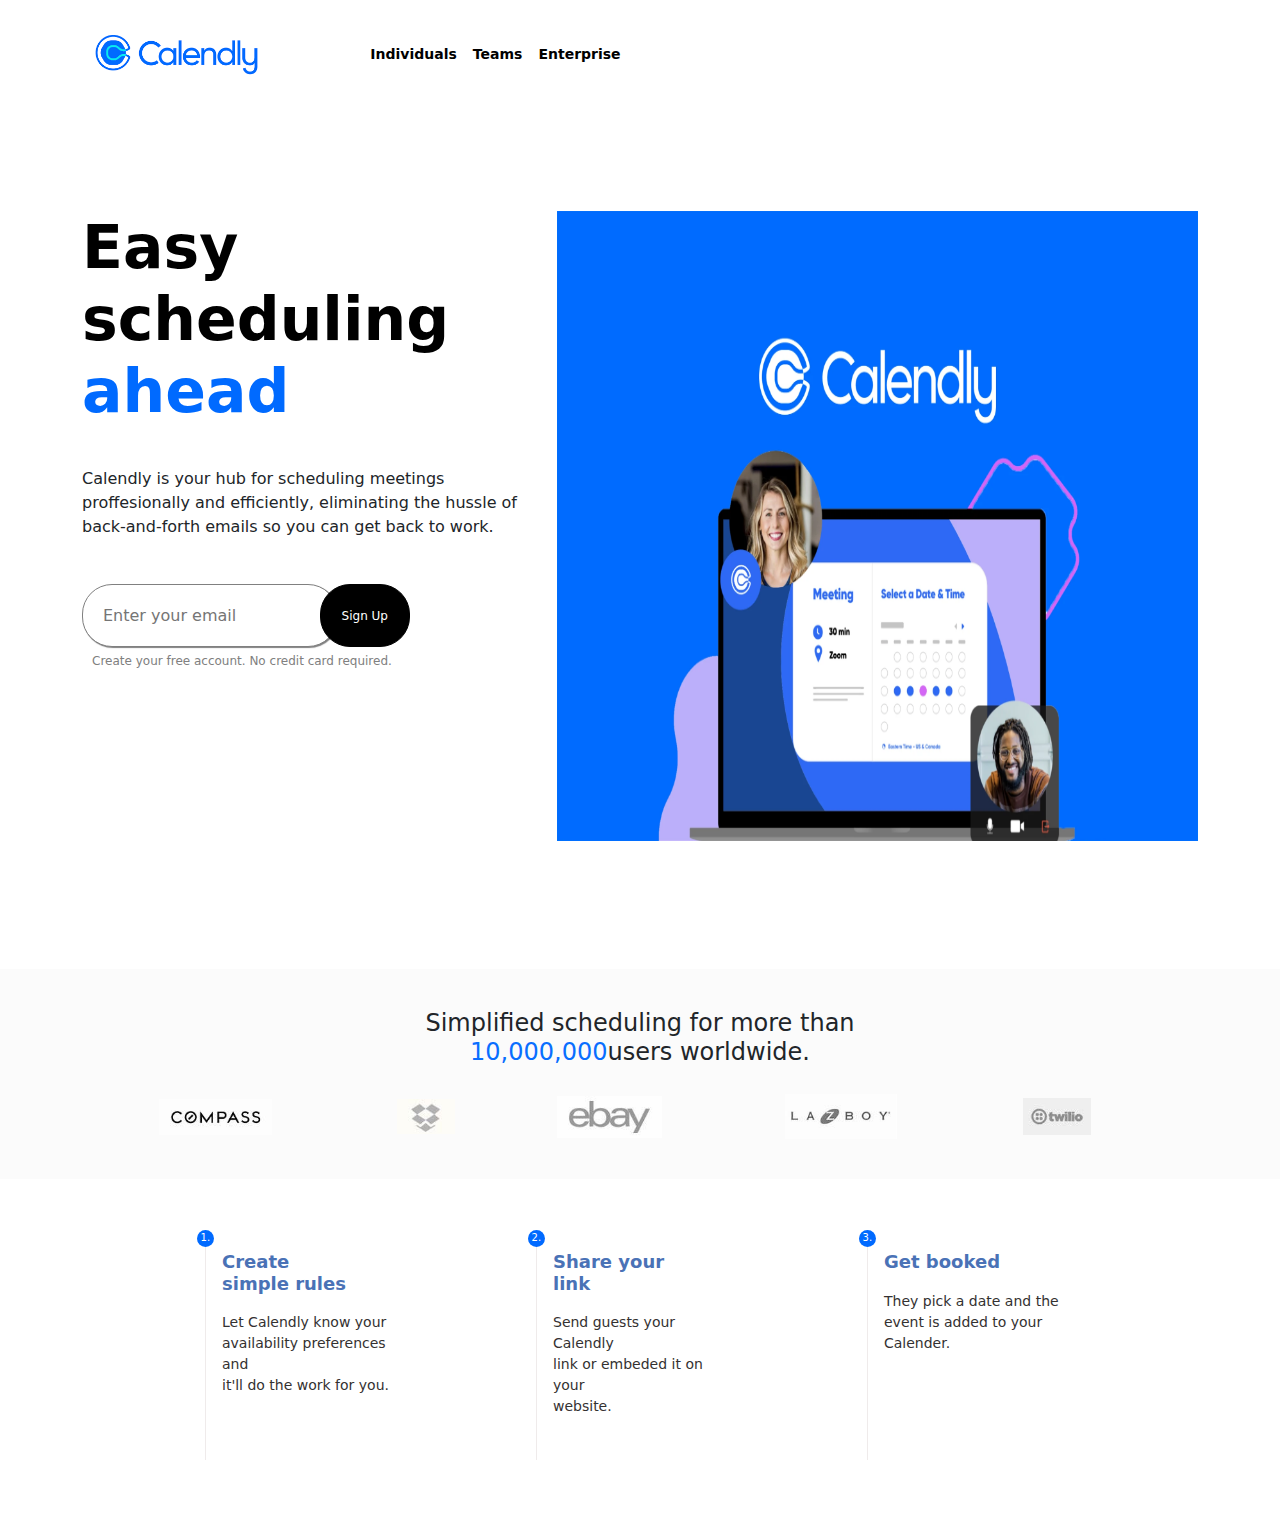
<file: index.html>
<!DOCTYPE html>
<html lang="en">
  <head>
    <meta charset="UTF-8" />
    <meta http-equiv="X-UA-Compatible" content="IE=edge" />
    <meta name="viewport" content="width=device-width, initial-scale=1.0" />
    <!-- bootstrap links  -->
    <link rel="stylesheet" href="./css/bootstrap.css" />
    <script defer src="./js/bootstrap.js"></script>
    <!-- bootstrap links  -->
    <link rel="stylesheet" href="styles.css" />
    <title>Calendly App</title>
  </head>
  <body>
    <!-- Navbar Start -->
    <div class="container">
      <nav class="navbar navbar-expand-lg">
        <div class="container-fluid">
          <a class="navbar-brand" href="#">
            <img src="./images/logo11.png" alt="" />
          </a>
          <button
            class="navbar-toggler"
            type="button"
            data-bs-toggle="collapse"
            data-bs-target="#navbarNav"
            aria-controls="navbarNav"
            aria-expanded="false"
            aria-label="Toggle navigation"
          >
            <span class="navbar-toggler-icon"></span>
          </button>
          <div class="collapse navbar-collapse" id="navbarNav">
            <ul class="navbar-nav">
              <li class="nav-item">
                <a class="nav-link" href="individulas.html">Individuals</a>
              </li>
              <li class="nav-item">
                <a class="nav-link" href="teams.html">Teams</a>
              </li>
              <li class="nav-item">
                <a class="nav-link" href="enterprice.html">Enterprise</a>
              </li>
            </ul>
          </div>
        </div>
      </nav>
    </div>
    <!-- Navbar  End-->

    <!-- Banner Section  Start-->
    <div class="container banner-container">
      <div class="row">
        <div class="col-5">
          <div class="easy-schduling-ahead">
            <h1>
              <span class="easy">Easy</span> <br />
              <span class="schduling">scheduling</span> <br />
              <span class="ahead">ahead</span>
            </h1>
          </div>
          <div class="banner-para">
            <p>
              Calendly is your hub for scheduling meetings <br />
              proffesionally and efficiently, eliminating the hussle of <br />
              back-and-forth emails so you can get back to work.
            </p>
          </div>

          <div class="banner-signup-container">
            <input type="email" class="email" placeholder="Enter your email" />
            <button class="signup-button">
              <span class="sign-up">Sign Up</span>
            </button>
          </div>
          <div class="free-account">
            <p>Create your free account. No credit card required.</p>
          </div>
        </div>
        <div class="col-7">
          <img src="./images/banner111.webp" alt="Banner" id="home-banner" />
        </div>
      </div>
    </div>
    <!-- Banner Section End -->

    <!-- Users Section  -->
    <div class="container-fluid users-container">
      <div class="users-worldwide">
        <h4 class="text-center">
          Simplified scheduling for more than <br />
          <span class="ten-thousand">10,000,000</span>users worldwide.
        </h4>
      </div>
      <div class="container user-icons">
        <div class="compass">
          <img src="./images/compass.jpg" alt="" />
        </div>
        <div class="drop-box">
          <img src="./images/drop-box.jpg" alt="" />
        </div>
        <div class="e-bay">
          <img src="./images/ebay2.jpg" alt="" />
        </div>
        <div class="laz-boy">
          <img src="./images/lazboy.jpg" alt="" />
        </div>
        <div class="twillio">
          <img src="./images/twilio.jpg" alt="" />
        </div>
      </div>
    </div>
    <!-- Users Section  -->

    <!-- Card Section  start-->
    <div class="container">
      <div class="purpose-container">
        <div class="first-one">
          <div class="card" style="width: 13rem">
            <div class="card-body">
              <h5 class="card-title">Create <br />simple rules</h5>
              <p class="card-text">
                Let Calendly know your<br />availability preferences and
                <br />it'll do the work for you.
              </p>
            </div>
            <button class="button-size" type="button">
              <span class="button-number">1.</span>
            </button>
          </div>
          <!-- card2  -->
          <div class="card" style="width: 13rem">
            <div class="card-body">
              <h5 class="card-title">Share your<br />link</h5>
              <p class="card-text">
                Send guests your Calendly<br />link or embeded it on your<br />website.
              </p>
            </div>
            <button class="button-size" type="button">
              <span class="button-number">2.</span>
            </button>
          </div>
          <!-- card3  -->
          <div class="card" style="width: 13rem">
            <div class="card-body">
              <h5 class="card-title">Get booked</h5>
              <p class="card-text">
                They pick a date and the<br />event is added to your<br />Calender.
              </p>
            </div>
            <button class="button-size" type="button">
              <span class="button-number">3.</span>
            </button>
          </div>
        </div>
      </div>
    </div>
    <!-- Card Section end -->
  </body>
</html>
</file>
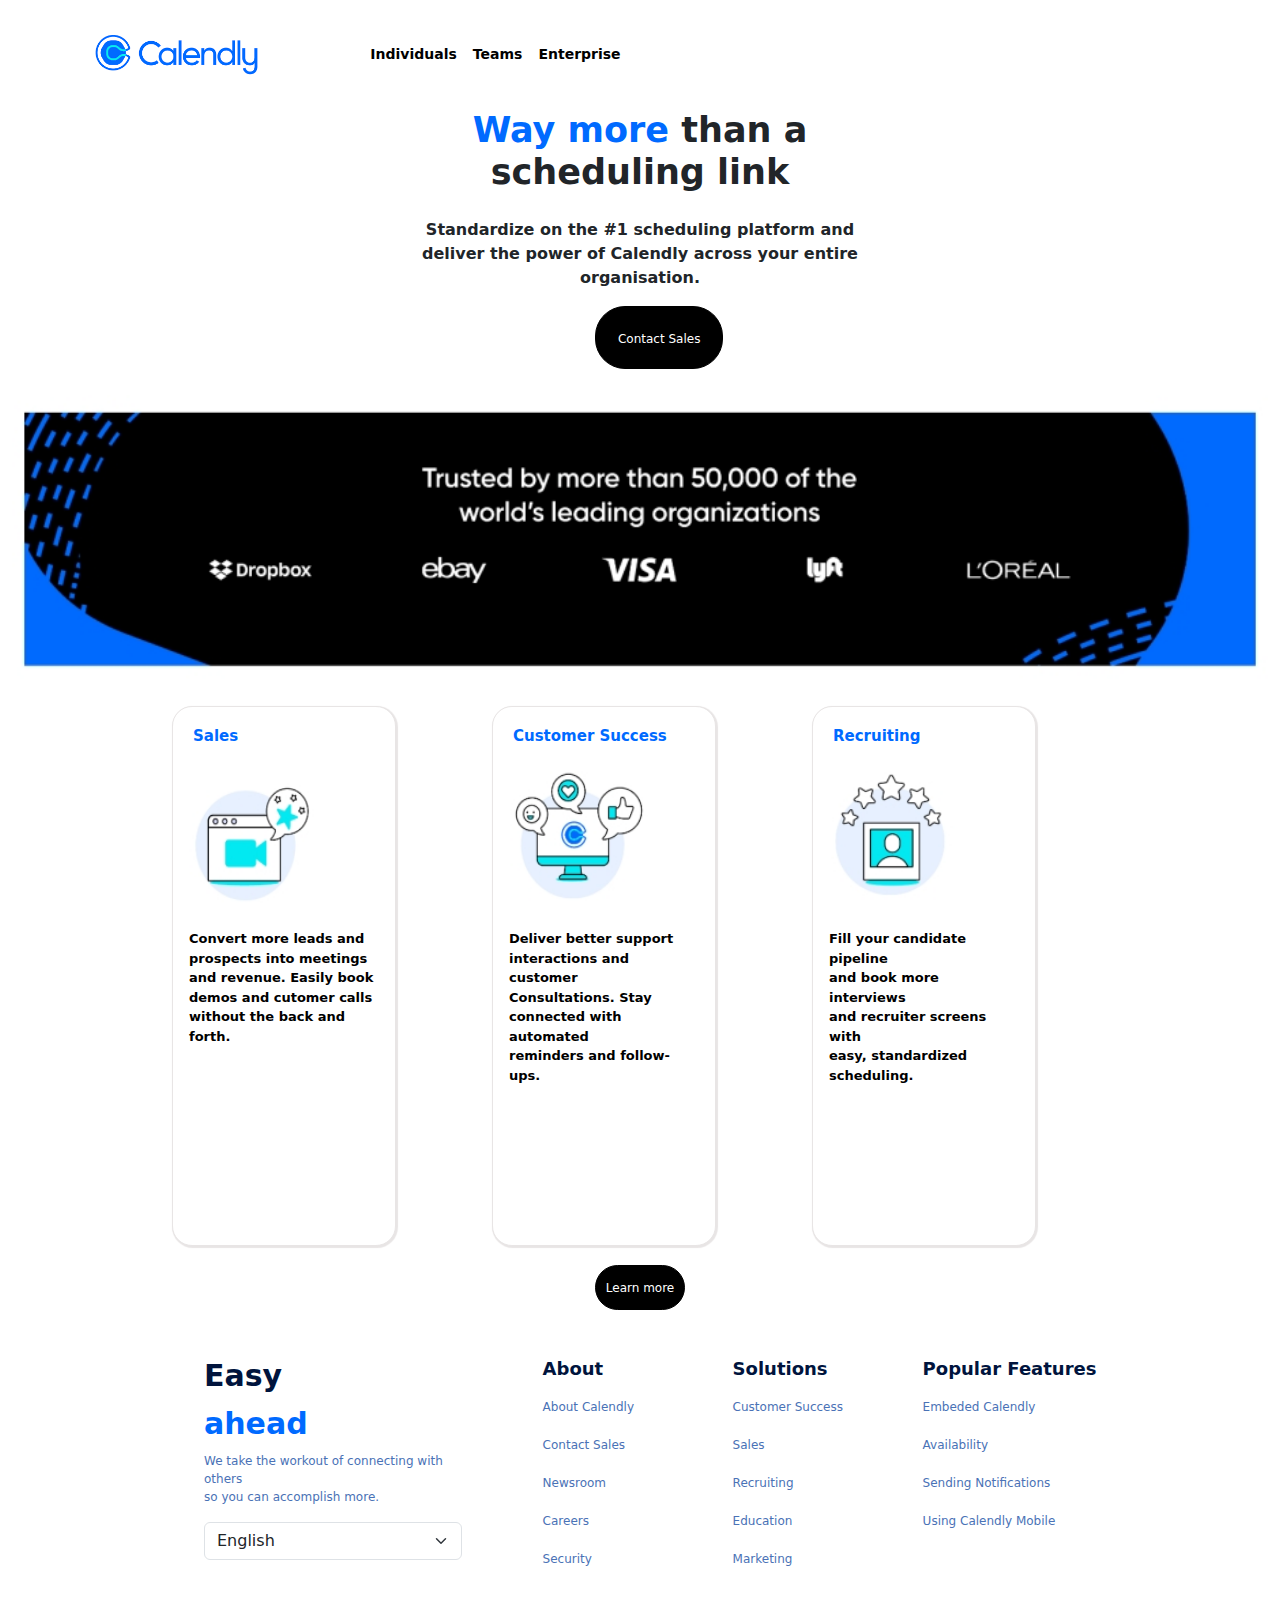
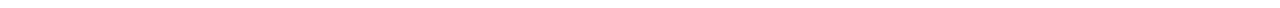
<file: enterprice.html>
<!DOCTYPE html>
<html lang="en">
  <head>
    <meta charset="UTF-8" />
    <meta http-equiv="X-UA-Compatible" content="IE=edge" />
    <meta name="viewport" content="width=device-width, initial-scale=1.0" />
    <!-- bootstrap links  -->
    <link rel="stylesheet" href="./css/bootstrap.css" />
    <script defer src="./js/bootstrap.js"></script>
    <!-- bootstrap links  -->
    <link rel="stylesheet" href="styles.css" />
    <title>Calendly App</title>
  </head>
  <body>
    <!-- Navbar Start -->
    <div class="container">
      <nav class="navbar navbar-expand-lg">
        <div class="container-fluid">
          <a class="navbar-brand" href="#">
            <img src="./images/logo11.png" alt="" />
          </a>
          <button
            class="navbar-toggler"
            type="button"
            data-bs-toggle="collapse"
            data-bs-target="#navbarNav"
            aria-controls="navbarNav"
            aria-expanded="false"
            aria-label="Toggle navigation"
          >
            <span class="navbar-toggler-icon"></span>
          </button>
          <div class="collapse navbar-collapse" id="navbarNav">
            <ul class="navbar-nav">
              <li class="nav-item">
                <a class="nav-link" href="individulas.html">Individuals</a>
              </li>
              <li class="nav-item">
                <a class="nav-link" href="teams.html">Teams</a>
              </li>
              <li class="nav-item">
                <a class="nav-link" href="#">Enterprise</a>
              </li>
            </ul>
          </div>
        </div>
      </nav>
    </div>
    <!-- Navbar  End-->
    
    <!-- First Section  start-->
    <div class="enterprice-container1 text-center">
      <h1><span class="way-more">Way more </span>than a<br> scheduling link</h1>
      <p>Standardize on the #1 scheduling platform and <br> deliver the power of Calendly across your entire <br>
          organisation.</p>
      <button class="contact-sales-button"><span class="sales">Contact Sales</span></button>
  </div>
    <!-- First Section end -->

    <!-- Second Section  start-->
    <div class="container-fluid enterprice-banner">
      <img src="./images/enterprice-banner.jpg" alt="">
    </div>
    <!-- Second Section end -->

    <!-- Third Section  start-->
    <div class="container enterprice-card">
      <!--card1-->
      <div class="row">
          <div class="col-4">
              <div class="card" style="width: 14rem;">
                  <h5 class="card-title">Sales</h5>
                  <img src="./images/enterprice-card1.jpg" class="card-img-top" alt="...">
                  <div class="card-body">
                      <p class="card-text">Convert more leads and<br>prospects into meetings<br>and revenue.
                          Easily
                          book<br>
                          demos and cutomer calls<br>without the back and forth.</p>
                  </div>
              </div>
          </div>
          <!--card2-->
          <div class="col-4">
              <div class="card" style="width: 14rem;">
                  <h5 class="card-title">Customer Success</h5>
                  <img src="./images/enterprice-card2.jpg" class="card-img-top" alt="...">
                  <div class="card-body">
                      <p class="card-text">Deliver better support<br>interactions and customer<br>Consultations.
                          Stay<br>
                          connected with automated<br>reminders and follow-ups.</p>
                  </div>
              </div>
          </div>
          <!--card3-->
          <div class="col-4">
              <div class="card" style="width: 14rem;">
                  <h5 class="card-title">Recruiting</h5>
                  <img src="./images/enterprice-card31.jpg" class="card-img-top" alt="...">
                  <div class="card-body">
                      <p class="card-text">Fill your candidate pipeline<br>and book more interviews<br>and
                          recruiter
                          screens with<br>
                          easy, standardized <br>scheduling.</p>
                  </div>
              </div>
          </div> 
      </div>
      <div class="text-center card-button-container">
        <button class="card-button"> <span class="learn-more">Learn more</span></button>
      </div>
     
  </div>
    <!-- Third Section end -->


  <!-- Footer Section  start-->
  <div class="container footer-container">
    <div class="row">
      <div class="col-4 footer1-container">
        <h1>
         <span class="footer-easy">Easy</span> <br />
          <span class="footer-ahead">ahead</span>
        </h1>
        <p class="footer-para">
          We take the workout of connecting with others <br />
          so you can accomplish more.
        </p>
        <div>
          <select class="form-select" aria-label="Default select example">
            <option selected> <span class="english">English</span></option>
            <option value="1">One</option>
            <option value="2">Two</option>
            <option value="3">Three</option>
          </select>
        </div>
          
        </form>
      </div>
      <div class="col-2 footer-links">
        <h4>About</h4>
        <ul>
          <li><a href="#">About Calendly</a></li>
          <li><a href="#">Contact Sales</a></li>
          <li><a href="#">Newsroom</a></li>
          <li><a href="#">Careers</a></li>
          <li><a href="#">Security</a></li>
        </ul>
      </div>
      <div class="col-2 footer-links">
        <h4>Solutions</h4>
        <ul>
          <li><a href="#">Customer Success</a></li>
          <li><a href="#">Sales</a></li>
          <li><a href="#">Recruiting</a></li>
          <li><a href="#">Education</a></li>
          <li><a href="#">Marketing</a></li>
        </ul>
      </div>
      <div class="col-4 footer-links">
        <h4>Popular Features</h4>
        <ul>
          <li><a href="#">Embeded Calendly</a></li>
          <li><a href="#">Availability</a></li>
          <li><a href="#">Sending Notifications</a></li>
          <li><a href="#">Using Calendly Mobile</a></li>
        </ul>
      </div>
    </div>
  </div>
  <!-- Footer Section end -->
   
  </body>
</html>
</file>
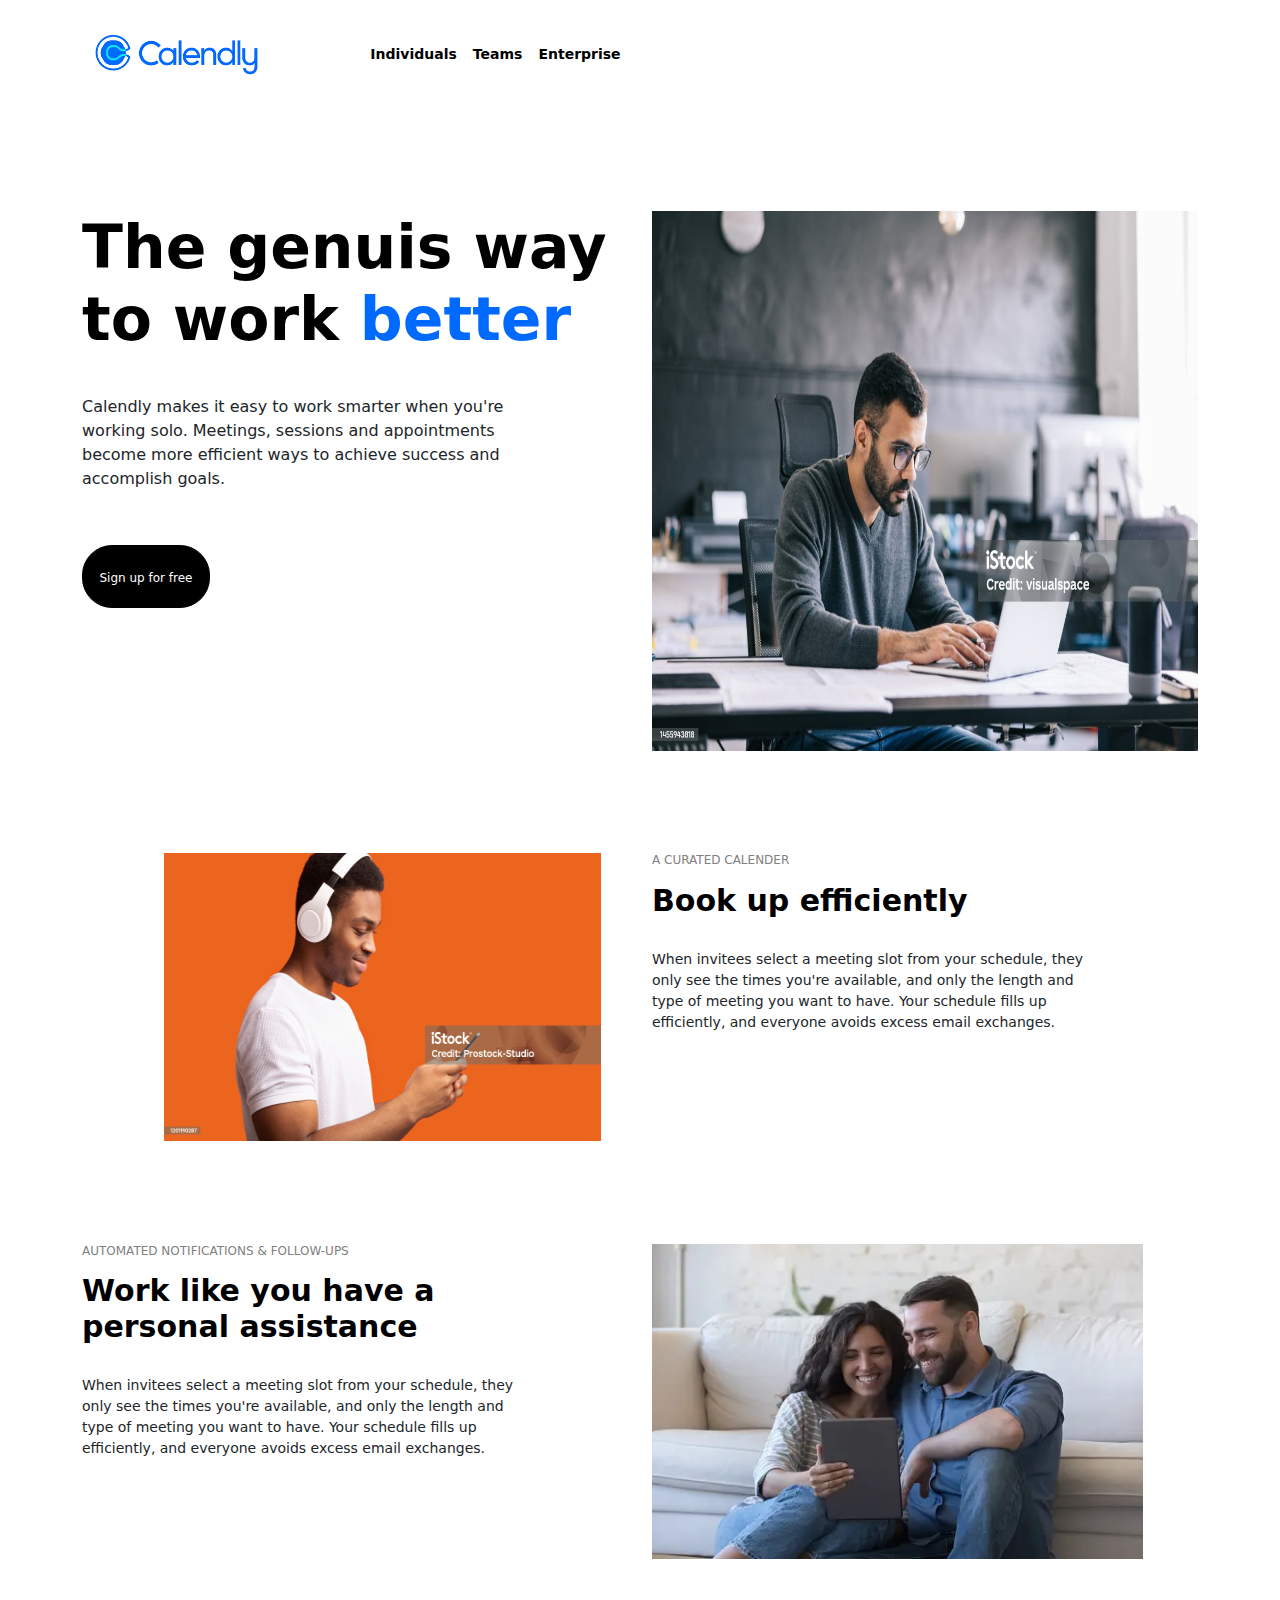
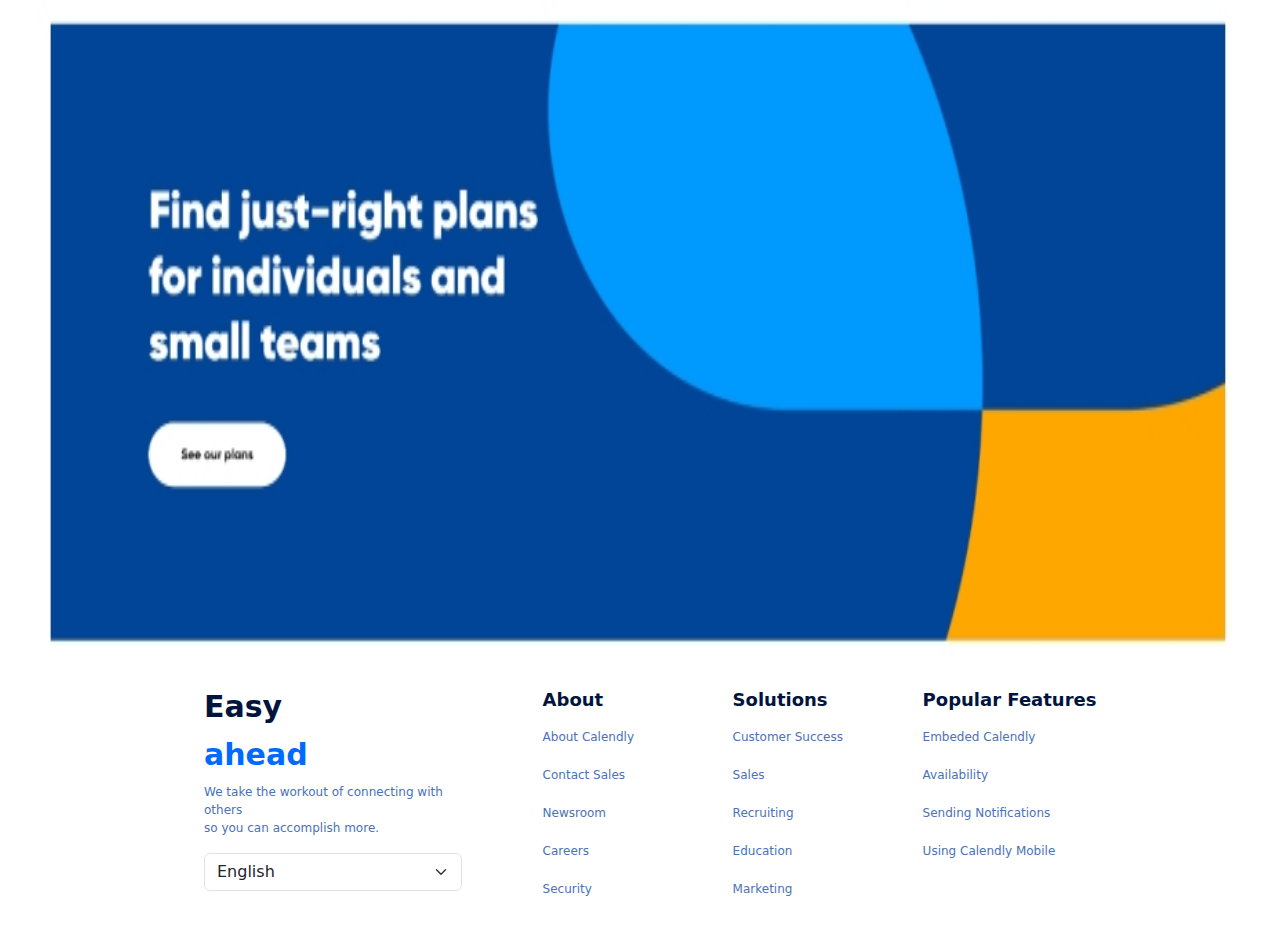
<file: individulas.html>
<!DOCTYPE html>
<html lang="en">
  <head>
    <meta charset="UTF-8" />
    <meta http-equiv="X-UA-Compatible" content="IE=edge" />
    <meta name="viewport" content="width=device-width, initial-scale=1.0" />
    <!-- bootstrap links  -->
    <link rel="stylesheet" href="./css/bootstrap.css" />
    <script defer src="./js/bootstrap.js"></script>
    <!-- bootstrap links  -->
    <link rel="stylesheet" href="styles.css" />
    <title>Calendly App</title>
  </head>
  <body>
    <!-- Navbar Start -->
    <div class="container">
      <nav class="navbar navbar-expand-lg">
        <div class="container-fluid">
          <a class="navbar-brand" href="#">
            <img src="./images/logo11.png" alt="" />
          </a>
          <button
            class="navbar-toggler"
            type="button"
            data-bs-toggle="collapse"
            data-bs-target="#navbarNav"
            aria-controls="navbarNav"
            aria-expanded="false"
            aria-label="Toggle navigation"
          >
            <span class="navbar-toggler-icon"></span>
          </button>
          <div class="collapse navbar-collapse" id="navbarNav">
            <ul class="navbar-nav">
              <li class="nav-item">
                <a class="nav-link" href="#">Individuals</a>
              </li>
              <li class="nav-item">
                <a class="nav-link" href="#">Teams</a>
              </li>
              <li class="nav-item">
                <a class="nav-link" href="#">Enterprise</a>
              </li>
            </ul>
          </div>
        </div>
      </nav>
    </div>
    <!-- Navbar  End-->

    <!-- Banner1 Section  Start-->
    <div class="container banner-container">
      <div class="row">
        <div class="col-6">
          <div class="easy-schduling-ahead">
            <h1>
              The genuis way<br />
              to work <span class="better">better</span>
            </h1>
          </div>
          <div class="banner-para">
            <p>
              Calendly makes it easy to work smarter when you're <br />
              working solo. Meetings, sessions and appointments <br />
              become more efficient ways to achieve success and<br />
              accomplish goals.
            </p>
          </div>

          <div class="banner-signup-container">
            <button class="signupfree-button">
              <span class="sign-upfree">Sign up for free</span>
            </button>
          </div>
        </div>
        <div class="col-6">
          <img
            src="./images/individual-banner3.jpg"
            alt="Banner"
            id="individual-banner"
          />
        </div>
      </div>
    </div>
    <!-- Banner1 Section End -->

    <!-- Banner2 Section  start-->
    <div class="container banner-container">
      <div class="row">
        <div class="col-6">
          <img
            src="./images/individual-image22.jpg"
            alt="Banner"
            id="individual-banner2"
          />
        </div>

        <div class="col-6 curated-calender">
          <h6>A CURATED CALENDER</h6>
          <h1>Book up efficiently</h1>
          <p>
            When invitees select a meeting slot from your schedule, they
            <br />only see the times you're available, and only the length and
            <br />type of meeting you want to have. Your schedule fills up
            <br />
            efficiently, and everyone avoids excess email exchanges.
          </p>
        </div>
      </div>
    </div>
    <!-- Banner2 Section end -->

    <!-- Third Section  start-->
    <div class="container banner-container">
      <div class="row">
        <div class="col-6 curated-calender">
          <h6>AUTOMATED NOTIFICATIONS & FOLLOW-UPS</h6>
          <h1>Work like you have a<br />personal assistance</h1>
          <p>
            When invitees select a meeting slot from your schedule, they
            <br />only see the times you're available, and only the length and
            <br />type of meeting you want to have. Your schedule fills up
            <br />
            efficiently, and everyone avoids excess email exchanges.
          </p>
        </div>

        <div class="col-6">
          <img
            src="./images/individual-image32.webp"
            alt="Banner"
            id="individual-banner3"
          />
        </div>
      </div>
    </div>
    <!-- Third Section end -->

    <!-- Fourth Section  start-->
    <div class="container-fluid">
      <img
        src="./images/individual-image4.jpg"
        alt=""
        id="main-individual-banner"
      />
    </div>
    <!-- Fourth Section end -->

    <!-- Footer Section  start-->
    <div class="container footer-container">
      <div class="row">
        <div class="col-4 footer1-container">
          <h1>
           <span class="footer-easy">Easy</span> <br />
            <span class="footer-ahead">ahead</span>
          </h1>
          <p class="footer-para">
            We take the workout of connecting with others <br />
            so you can accomplish more.
          </p>
          <div>
            <select class="form-select" aria-label="Default select example">
              <option selected> <span class="english">English</span></option>
              <option value="1">One</option>
              <option value="2">Two</option>
              <option value="3">Three</option>
            </select>
          </div>
            
          </form>
        </div>
        <div class="col-2 footer-links">
          <h4>About</h4>
          <ul>
            <li><a href="#">About Calendly</a></li>
            <li><a href="#">Contact Sales</a></li>
            <li><a href="#">Newsroom</a></li>
            <li><a href="#">Careers</a></li>
            <li><a href="#">Security</a></li>
          </ul>
        </div>
        <div class="col-2 footer-links">
          <h4>Solutions</h4>
          <ul>
            <li><a href="#">Customer Success</a></li>
            <li><a href="#">Sales</a></li>
            <li><a href="#">Recruiting</a></li>
            <li><a href="#">Education</a></li>
            <li><a href="#">Marketing</a></li>
          </ul>
        </div>
        <div class="col-4 footer-links">
          <h4>Popular Features</h4>
          <ul>
            <li><a href="#">Embeded Calendly</a></li>
            <li><a href="#">Availability</a></li>
            <li><a href="#">Sending Notifications</a></li>
            <li><a href="#">Using Calendly Mobile</a></li>
          </ul>
        </div>
      </div>
    </div>
    <!-- Footer Section end -->
  </body>
</html>
</file>
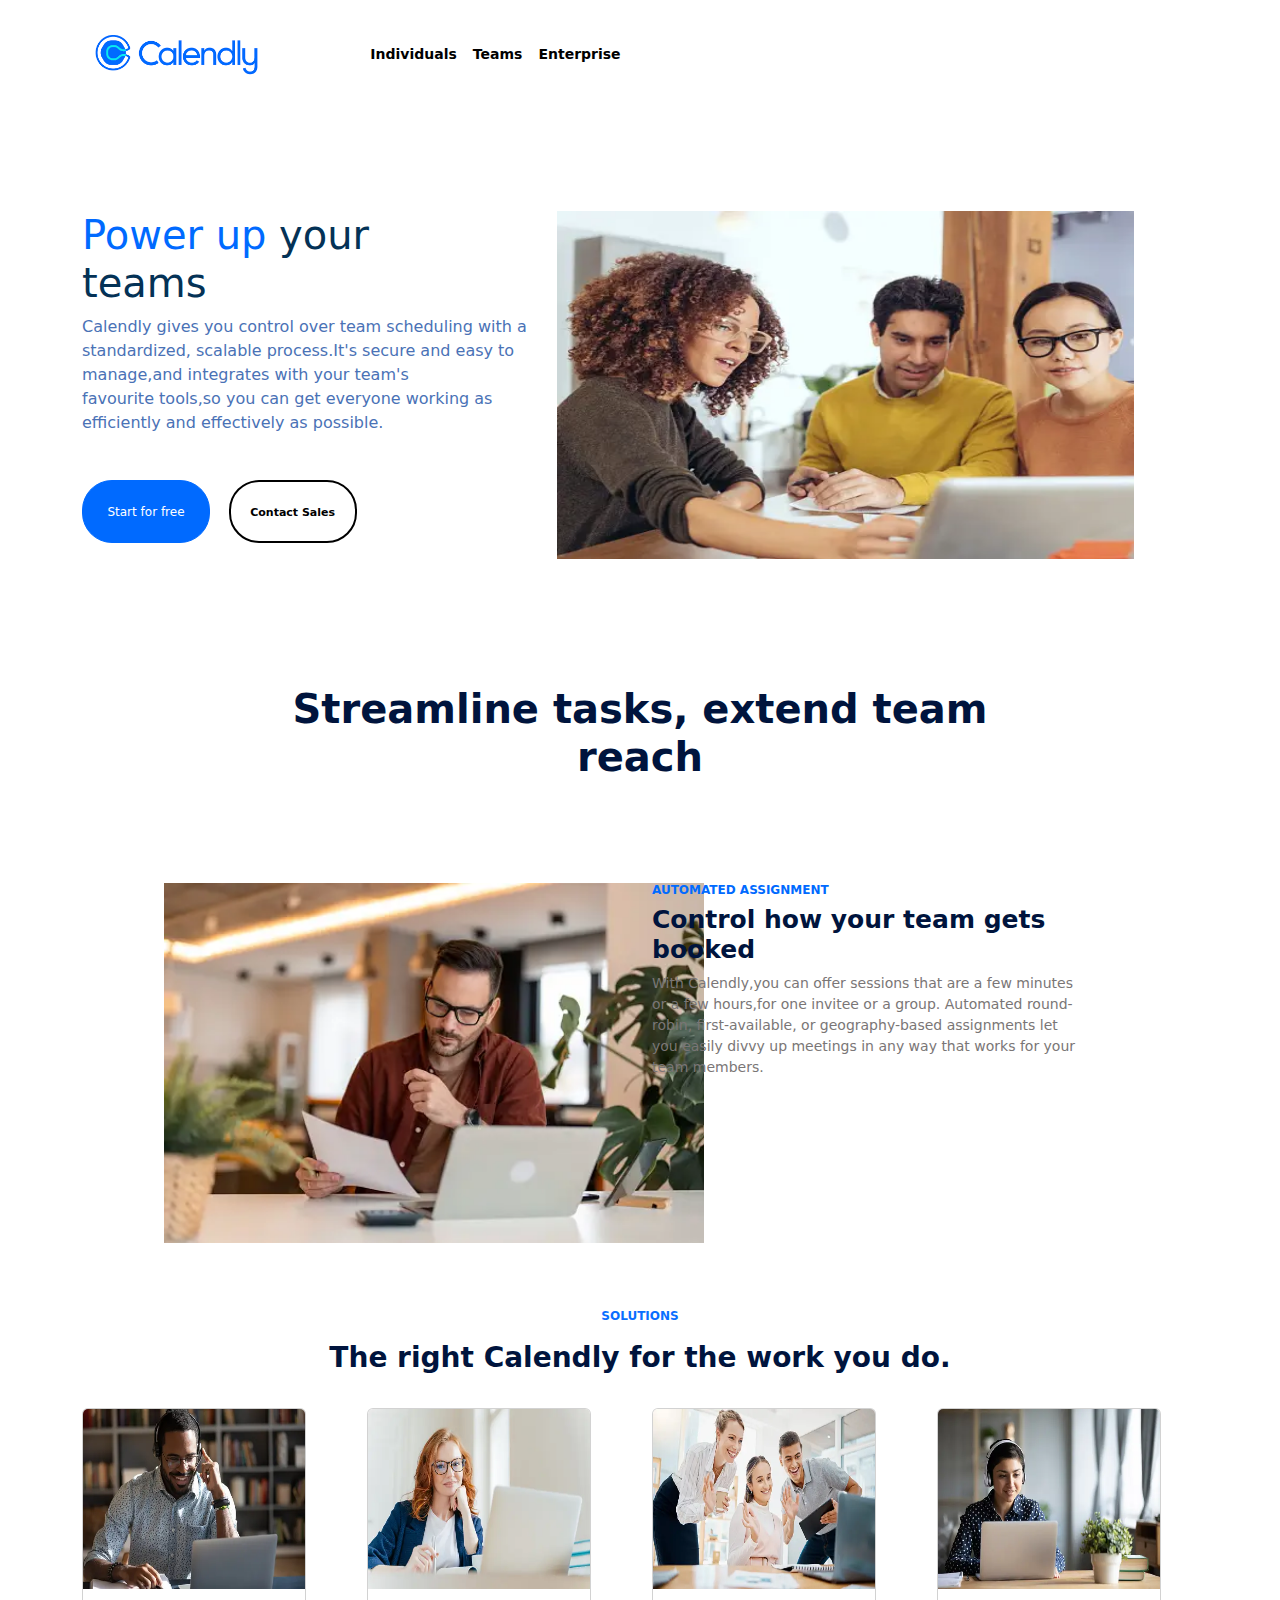
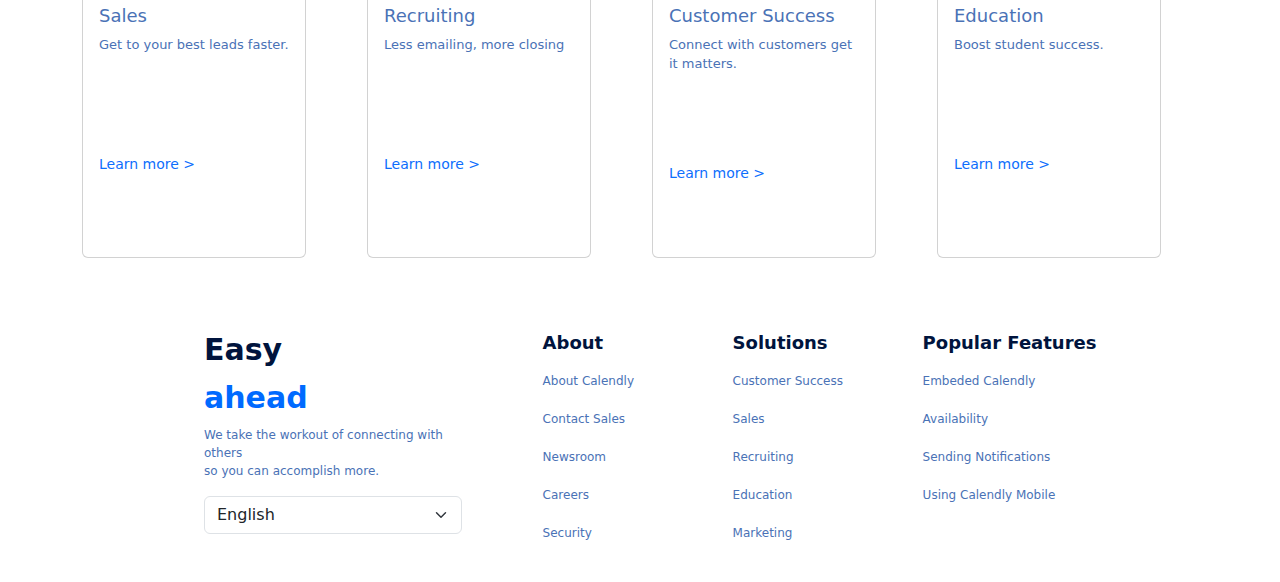
<file: teams.html>
<!DOCTYPE html>
<html lang="en">
  <head>
    <meta charset="UTF-8" />
    <meta http-equiv="X-UA-Compatible" content="IE=edge" />
    <meta name="viewport" content="width=device-width, initial-scale=1.0" />
    <!-- bootstrap links  -->
    <link rel="stylesheet" href="./css/bootstrap.css" />
    <script defer src="./js/bootstrap.js"></script>
    <!-- bootstrap links  -->
    <link rel="stylesheet" href="styles.css" />
    <title>Calendly App</title>
  </head>
  <body>
    <!-- Navbar Start -->
    <div class="container">
      <nav class="navbar navbar-expand-lg">
        <div class="container-fluid">
          <a class="navbar-brand" href="#">
            <img src="./images/logo11.png" alt="" />
          </a>
          <button
            class="navbar-toggler"
            type="button"
            data-bs-toggle="collapse"
            data-bs-target="#navbarNav"
            aria-controls="navbarNav"
            aria-expanded="false"
            aria-label="Toggle navigation"
          >
            <span class="navbar-toggler-icon"></span>
          </button>
          <div class="collapse navbar-collapse" id="navbarNav">
            <ul class="navbar-nav">
              <li class="nav-item">
                <a class="nav-link" href="#">Individuals</a>
              </li>
              <li class="nav-item">
                <a class="nav-link" href="#">Teams</a>
              </li>
              <li class="nav-item">
                <a class="nav-link" href="#">Enterprise</a>
              </li>
            </ul>
          </div>
        </div>
      </nav>
    </div>
    <!-- Navbar  End-->

    <!-- First Section  Start-->
    <div class="container banner-container">
      <div class="row">
        <div class="col-5">
          <div class="powerup-team">
            <h1><span class="power-up">Power up </span> <span class="your-teams">your <br> teams</span> </h1>
          </div>
          <div class="team-banner1-para">
            <p>Calendly gives you control over team scheduling with a<br>standardized, scalable process.It's
              secure and easy to<br>manage,and integrates with your team's<br>favourite tools,so you can get
              everyone working as<br>efficiently and effectively as possible.</p>
           </div>


          <div class="banner-signup-container">
            <button class="startfree-button">
              <span class="start-free">Start for free</span>
            </button>

            <button class="contact-sales-button">
              <span class="contact-sales">Contact Sales</span>
            </button>
          </div>
        </div>
        <div class="col-7">
          <img
            src="./images/team-image-12.webp"
            alt="Banner"
            id="team-banner1"
          />
        </div>
      </div>
    </div>
    <!-- First Section End -->

    <!-- Second Section start -->
    <div class="streamline-tasks">
      <h1 class="text-center">Streamline tasks, extend team<br>reach</h1>
    </div>
    <!-- Second Section  end-->

    <!-- Third Section  start-->
    <div class="container banner-container">
      <div class="row">
        <div class="col-6">
          <img
            src="./images/team-image21.webp"
            alt="Banner"
            id="team-banner2"
          />
        </div>

        <div class="col-6 automated-assigments">
          <h6>AUTOMATED ASSIGNMENT</h6>
          <h1>Control how your team gets<br>booked</h1>
          <p>
            With Calendly,you can offer sessions that are a few minutes<br>
            or a few hours,for one invitee or a group. Automated
            round-<br>robin, first-available, or
            geography-based assignments let
            <br>you easily divvy up meetings in any way that works for your<br> team members.
          </p>
        </div>
      </div>
    </div>
    <!-- Third Section end -->

    

    <!-- Fourth Section  start-->
    <div class="container card-container">
      <div class="solution-work-container">
        <p class="text-center">SOLUTIONS</p>
        <h1 class="text-center">The right Calendly for the work you do.</h1>
      </div>
      <div class="row">
          <!--card1-->
          <div class="col-3">
              <div class="card" style="width: 14rem;">
                  <img src="./images/team-card-12.webp" class="card-img-top" alt="...">
                  <div class="card-body">
                    <h5 class="card-title">Sales</h5>
                    <p class="card-text">Get to your best leads faster.</p>
                  </div>
                  <div class="card-body">
                    <a href="#" class="card-link">Learn more ></a>
                  </div>
                </div>
          </div>
          <!--card2-->
          <div class="col-3">
              <div class="card" style="width: 14rem;">
                  <img src="./images/team-card-211.webp" class="card-img-top" alt="...">
                  <div class="card-body">
                    <h5 class="card-title">Recruiting</h5>
                    <p class="card-text">Less emailing, more closing</p>
                  </div>
                  <div class="card-body">
                    <a href="#" class="card-link">Learn more ></a>
                  </div>
                </div>
          </div>
          <!--card3-->
          <div class="col-3">
              <div class="card" style="width: 14rem;">
                  <img src="./images/team-card-311.webp" class="card-img-top" alt="...">
                  <div class="card-body">
                    <h5 class="card-title">Customer Success</h5>
                    <p class="card-text">Connect with customers get<br>it matters.</p>
                  </div>
                  <div class="card-body">
                    <a href="#" class="card-link">Learn more ></a>
                  </div>
                </div>
          </div>
          <!--card4-->
          <div class="col-3">
              <div class="card" style="width: 14rem;">
                  <img src="./images/team-card-42.webp" class="card-img-top" alt="...">
                  <div class="card-body">
                    <h5 class="card-title">Education</h5>
                    <p class="card-text">Boost student success.</p>
                  </div>
                  <div class="card-body">
                    <a href="#" class="card-link">Learn more ></a>
                  </div>
                </div>
          </div>
      </div>
  </div>
    <!-- Fourth Section end -->

    <!-- Footer Section  start-->
    <div class="container footer-container">
      <div class="row">
        <div class="col-4 footer1-container">
          <h1>
           <span class="footer-easy">Easy</span> <br />
            <span class="footer-ahead">ahead</span>
          </h1>
          <p class="footer-para">
            We take the workout of connecting with others <br />
            so you can accomplish more.
          </p>
          <div>
            <select class="form-select" aria-label="Default select example">
              <option selected> <span class="english">English</span></option>
              <option value="1">One</option>
              <option value="2">Two</option>
              <option value="3">Three</option>
            </select>
          </div>
            
          </form>
        </div>
        <div class="col-2 footer-links">
          <h4>About</h4>
          <ul>
            <li><a href="#">About Calendly</a></li>
            <li><a href="#">Contact Sales</a></li>
            <li><a href="#">Newsroom</a></li>
            <li><a href="#">Careers</a></li>
            <li><a href="#">Security</a></li>
          </ul>
        </div>
        <div class="col-2 footer-links">
          <h4>Solutions</h4>
          <ul>
            <li><a href="#">Customer Success</a></li>
            <li><a href="#">Sales</a></li>
            <li><a href="#">Recruiting</a></li>
            <li><a href="#">Education</a></li>
            <li><a href="#">Marketing</a></li>
          </ul>
        </div>
        <div class="col-4 footer-links">
          <h4>Popular Features</h4>
          <ul>
            <li><a href="#">Embeded Calendly</a></li>
            <li><a href="#">Availability</a></li>
            <li><a href="#">Sending Notifications</a></li>
            <li><a href="#">Using Calendly Mobile</a></li>
          </ul>
        </div>
      </div>
    </div>
    <!-- Footer Section end -->
  </body>
</html>
</file>
<file: styles.css>
/* Colors 
Blue for ahead: 006aff
Blue for 10,000,0000 : 096eff
Blue for small Circle with nubers: 006aff
bg for second third section(home) - fbfbfb

*/

*{
  padding: 0;
  margin: 0;
}

/* navbar  start*/
.navbar-brand img{
width: 165px;
}
#navbarNav{
  margin-left: 8%;
}
#navbarNav ul li a{
font-weight: bold;
color: black;
/* text-shadow: 1px 1px 1px black; */
text-emphasis-color: black;
font-size: 14px;
}

/* navbar end */

/* .................. Home Page Start ........................  */

/* banner section  Start*/
.banner-container{
  margin-top: 8%;
}

.easy-schduling-ahead h1{
  font-size: 60px;
  font-weight: bold;
  color: black;
}
.ahead{
  color: #006aff;
}
.banner-para{
  margin-top: 40px;
}
.banner-para p{
  font-weight: 500;
}
.banner-signup-container{
  margin-top: 10%;
}
.email{
  height: 7vh;
  width: 20vw;
  border-radius: 30px;
  padding-left: 20px;
  border:1px solid gray;
  box-shadow: 1px 1px 1px gray;
  position: relative; 
}
.signup-button{
  height: 7vh;
  width: 7vw;
  border-radius: 30px;
  position: absolute;
  left: 25%;
  background-color: black;
  border: 1px solid black;
}
.sign-up{
  color: white;
  font-size: 12px;
}
.free-account p{
  font-size: 12px;
  padding-top: 5px;
  padding-left: 10px;
  color: gray;
}
#home-banner{
 height: 70vh;
 width: 100%;
}
/* banner section  End*/


/* Users Section start */
.users-container{
  margin-top: 10%;
  background-color: #fbfbfb;

}
.users-worldwide{
  padding-top: 40px;
}
.ten-thousand{
  color: #096eff;
}
.user-icons{
  display: flex;
  justify-content: space-evenly;
  align-items: center;
  padding-bottom: 40px;
  padding-top: 20px;
  
}
.user-icons img{
 width: 70%;
 height: 70%; 
}
/* Users Section end */


/* Home Card Section  start*/
.first-one{
  margin-top: 5%;
  margin-bottom: 5%;
  display: flex;
  justify-content: space-evenly;
  align-items: center;
}
.first-one .card{
  border-bottom-left-radius: 0;
  border-bottom: none;
  border-top: none;
  border-right: none;
  position: relative;
  height: 25vh;
  border-color: rgb(239, 235, 235);
  /* margin-left: 50px; */

}
.first-one .card-title{
  font-weight: bolder;
}
.first-one .card-text{
  padding-top: 10px;
  font-size: 14px;
  /* text-shadow:1px 1px 1px  black; */
  color: rgb(52, 49, 49);
  font-weight: 500;
}
.button-size{
  position: absolute;
  top: -8px;
  left: -12px;
  width: 1.1rem;
  height: 1.1rem;
  color: rgb(255, 255, 255);
  background-color: #006aff ;
  outline: none;
  border-style: none;
  font-size: 12px;
  border-radius: 50px;
  margin: 2.5px;
  display: flex;
  justify-content: center;
  align-content: center;

}
.button-number{
  font-size: 10px;
  text-align: center;
}
/* Home Card Section  end*/

/* ...................... Home End ...........................  */

/* ....................................................  */
/* Indivials Page  Start*/
/* ..................................................... */

/* First Section  start*/
.better{
  color: #006aff;
}
.signupfree-button{
  height: 7vh;
  width: 10vw;
  border-radius: 30px;
  background-color: black;
  border: 1px solid black;
}
.sign-upfree{
  color: white;
  font-size: 12px;
}
#individual-banner{
  height: 60vh;
  width: 100%;
}

/* First Section end */

/* Second Section  start*/
#individual-banner2{
  height: 32vh;
  width: 80%;
  margin-left: 15%;
}
.curated-calender h6{
font-size: 12px;
color: gray;

}
.curated-calender h1{
  font-weight: bolder;
  font-size: 30px;
  color: black;
  margin-top: 15px;
}
.curated-calender p{
  font-size: 14px;
  margin-top: 30px;
}
/* Second Section end */

/* Third Section  start*/
#individual-banner3{
  height: 35vh;
  width: 90%;
}
/* Third Section  end*/

/* Fouth Section  start*/
#main-individual-banner{
  width: 100%;
  height: 80vh;
}
/* Fouth Section  end*/

/* colours 
easy and h4 #00143d 
links #dae0e6
*/

/* Footer Section  */
 .footer-links{
  margin-bottom: 30px;
  margin-top: 10px;
 }

 .footer-links h4{
  color: #00143d ;
  font-size: 18px;
  font-weight: 900;
 }
  .footer-links ul{
 list-style: none;
 padding: 0;
 margin: 0;
 }
  .footer-links ul li{
  padding: 10px 0;
  display: flex;
  align-items: center;
  }
   .footer-links ul li a{
    font-size: 12px;
    font-weight: 400;
    text-decoration: none;
    color: #4a72b6;
    display: inline-block;
    }
    .footer-easy{
      font-size: 30px;
      font-weight: 900;
      color: #00143d ;
    }
    .footer-ahead{
      font-size: 30px;
      font-weight: 900;
      color: #006aff;
    }
    .footer-para{
      font-size: 12px;
      color:#4a72b6 ;
    }
    .footer1-container{
      width:22vw;
      margin-right: 5%;
    }
    .footer-container{
      margin-left: 15%;
    }
/* Footer Section  */

/* ........................................................ */
/* Indivials Page End */
/* ........................................................ */


/* ........................................................ */
/* Teams Page Start */
/* ........................................................ */

/* Colurs 
dark blue: #043256
light dark blue: #002249
*/


/* First section  start*/
.powerup-team{
  font-size: 28px;
  font-weight: bolder;
  color: #043256;
}
.power-up{
  color:#006aff ;
}
.team-banner1-para{
  color: #4a72b6;
}
.startfree-button{
  height: 7vh;
  width: 10vw;
  border-radius: 30px;
  background-color: #006aff;
  border: 1px solid #006aff;
}
.contact-sales-button{
  height: 7vh;
  width: 10vw;
  border-radius: 30px;
  background-color: white;
  border: 2px solid rgb(0, 0, 0);
  margin-left: 3%;
}

.start-free{
  color: white;
  font-size: 12px;
}
.contact-sales{
  color: rgb(0, 0, 0);
  font-size: 11px;
  font-weight: 700;
}
#team-banner1{
  width: 90%;
  height: 80%;
}
/* First section  end*/

/* Second Section start */
.streamline-tasks{
  margin-top: 3%;
  
}
.streamline-tasks h1{
  margin-top: 3%;
  color: #00143d ;
  font-weight: 700;
}
/* Second Section  end*/


/* Third Section  start*/
.automated-assigments h6{
 font-size: 12px;
 font-weight: 600;
 color: #006aff;
}
.automated-assigments h1{
  font-size: 25px;
  font-weight: 700;
  color: #00143d;
 }
 .automated-assigments p{
  font-size: 14px;
  color: rgb(122, 118, 118);
 }
 #team-banner2{
  height: 40vh;
  margin-left: 15%;
 }
/* Third Section end */

/* Fourth Section  start*/
.card-container{
  margin-top: 5%;
  margin-bottom: 5%;
}

.solution-work-container{
margin-bottom: 3%;
}
.card{
  height: 50vh;
}
.card img{
  height: 20vh;
}
.solution-work-container p{
  font-size: 12px;
  color: #096eff;
  font-weight: 600;
}
.solution-work-container h1{
  font-size: 28px;
  color: #00143d;
  font-weight: 700;
}

.card-body h5{
  font-size: 18px;
  color:#4a72b6
}
.card-body p{
  font-size: 13px;
  color: #4a72b6;
  
}
.card-body a{
  text-decoration: none;
  font-size: 14px;
}
/* Fourth Section end */


/* ........................................................ */
/* Teams Page End */
/* ........................................................ */



/* ........................................................ */
/* Enterprice Page Start */
/* ........................................................ */

/* First Section  start*/
.enterprice-container1{
  margin-bottom: 2%;
}
.enterprice-container1 h1{
  font-size: 35px;
  font-weight: 900;
  margin-bottom: 2%;
}
.enterprice-container1 .way-more{
  color: #006aff;
}
.enterprice-container1 p{
  font-weight: 700;
}
.enterprice-container1 .contact-sales-button{
  height: 7vh;
  width: 10vw;
  border-radius: 30px;
  background-color: black;
  border: 1px solid black;
}
.contact-sales-button .sales{
  color: white;
  font-size: 12px;
}
/* First Section end */

/* second section  start*/
.enterprice-banner img{
  width: 100%;
}
/* second section end */

/* third section  start*/
.enterprice-card{
  margin-top: 2%;
  margin-bottom: 3%;
  width: 75%;
}
.enterprice-card .card{
  border-radius: 20px;
  height: 60vh;
  border-color: rgb(232, 229, 229);
  box-shadow: 1px 1px 1px 1px rgb(232, 229, 229);
}
.enterprice-card h5{
  padding-left: 20px;
  padding-top: 20px;
  font-weight: 700;
  color: #006aff;
  font-size: 15px;
}
.enterprice-card p{
  color: black;
  font-weight: 600;
}
.enterprice-card img{
  width: 10rem;
  height: 10rem ;
}
.enterprice-card .card-button{
  height: 5vh;
  width: 7vw;
  border-radius: 30px;
  background-color: black;
  border: 1px solid black;
  
}
.enterprice-card .learn-more{
  color: white;
  font-size: 12px;
  display: flex;
  justify-items: center;
  align-items: center;
  justify-content: center;
}
.card-button-container{
  margin-top: 2%;
}

/* third section  end*/



/* ........................................................ */
/* Enterprice Page End */
/* ........................................................ */
</file>
